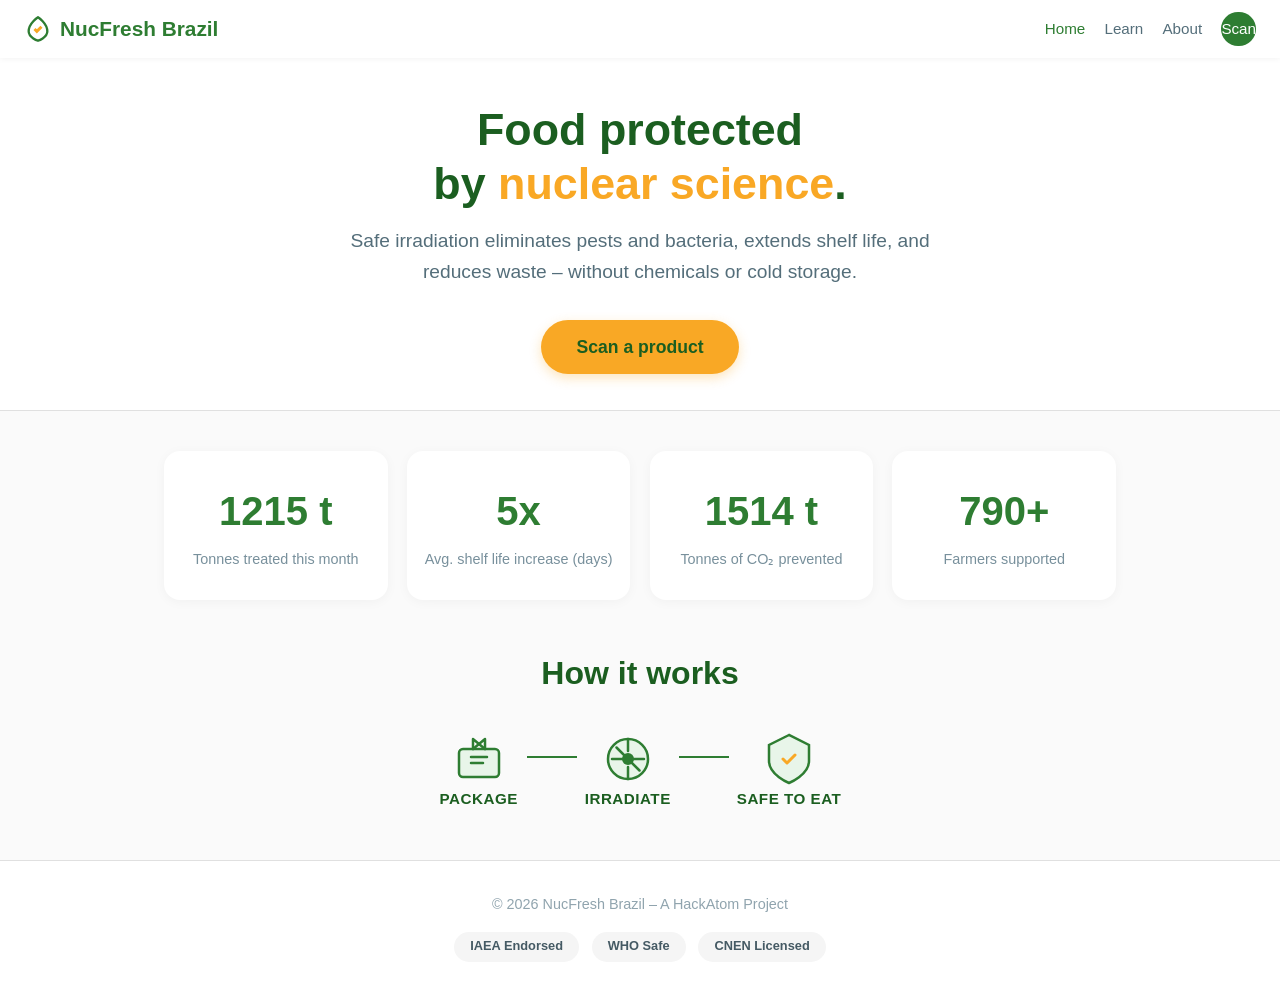
<file: index.html>
<!DOCTYPE html>
<html lang="en">
<head>
  <meta charset="UTF-8">
  <meta name="viewport" content="width=device-width, initial-scale=1.0, maximum-scale=1.0, user-scalable=yes">
  <title>NucFresh Brazil – Safe Nuclear Food Irradiation</title>
  <link rel="stylesheet" href="assets/css/style.css">
</head>
<body>
  <!-- NAVBAR -->
  <nav class="navbar">
    <a href="index.html" class="logo">
      <svg viewBox="0 0 24 24" fill="none" stroke="#2E7D32" stroke-width="2" width="28" height="28">
        <path d="M12 2C12 2 4 7 4 14c0 5.5 8 8 8 8s8-2.5 8-8c0-7-8-12-8-12z"/>
        <path d="M9 12l2 2 4-4" stroke="#F9A825" stroke-width="2.5"/>
      </svg>
      NucFresh Brazil
    </a>
    <div class="nav-links">
      <a href="index.html" class="active">Home</a>
      <a href="learn.html">Learn</a>
      <a href="about.html">About</a>
      <a href="scan.html" class="cta-button">Scan</a>
    </div>
  </nav>

  <!-- HERO -->
<!-- HERO – changed "nuclear science" to yellow -->
<section class="hero">
  <h1>Food protected<br>by <span style="color:#F9A825;">nuclear science</span>.</h1>
  <p class="subtitle">
    Safe irradiation eliminates pests and bacteria, extends shelf life, and reduces waste – without chemicals or cold storage.
  </p>
  <a href="scan.html" class="scan-prompt">Scan a product</a>
</section>

<!-- LIVE STATISTICS – fourth card now has id for animation -->
<div class="stats-section">
  <div class="stat-card">
    <div class="stat-number" id="productsTreated">0</div>
    <div class="stat-label">Tonnes treated this month</div>
  </div>
  <div class="stat-card">
    <div class="stat-number" id="shelfLifeBoost">0</div>
    <div class="stat-label">Avg. shelf life increase (days)</div>
  </div>
  <div class="stat-card">
    <div class="stat-number" id="wastePrevented">0</div>
    <div class="stat-label">Tonnes of CO₂ prevented</div>
  </div>
  <div class="stat-card">
    <div class="stat-number" id="farmersSupported">0</div>
    <div class="stat-label">Farmers supported</div>
  </div>
</div>

<!-- HOW IT WORKS – clean widget flow with icons -->
<div class="how-it-works">
  <h2>How it works</h2>
  <div class="widget-flow">
    <div class="widget-step">
      <!-- Package icon (SVG) -->
      <svg width="56" height="56" viewBox="0 0 56 56" fill="none" xmlns="http://www.w3.org/2000/svg">
        <rect x="8" y="18" width="40" height="28" rx="4" stroke="#2E7D32" stroke-width="2.5" fill="#E8F5E9"/>
        <path d="M22 18V8l12 10" stroke="#2E7D32" stroke-width="2.5" stroke-linecap="round" stroke-linejoin="round"/>
        <path d="M34 18V8L22 18" stroke="#2E7D32" stroke-width="2.5" stroke-linecap="round" stroke-linejoin="round"/>
        <line x1="20" y1="26" x2="36" y2="26" stroke="#2E7D32" stroke-width="2.5" stroke-linecap="round"/>
        <line x1="20" y1="32" x2="32" y2="32" stroke="#2E7D32" stroke-width="2.5" stroke-linecap="round"/>
      </svg>
      <span class="widget-label">Package</span>
    </div>
    <div class="widget-connector"></div>
    <div class="widget-step">
      <!-- Irradiation symbol (SVG) -->
      <svg width="56" height="56" viewBox="0 0 56 56" fill="none" xmlns="http://www.w3.org/2000/svg">
        <circle cx="28" cy="28" r="20" stroke="#2E7D32" stroke-width="2.5" fill="#E8F5E9"/>
        <circle cx="28" cy="28" r="6" fill="#2E7D32"/>
        <path d="M28 8 L28 20" stroke="#2E7D32" stroke-width="2.5" stroke-linecap="round"/>
        <path d="M28 36 L28 48" stroke="#2E7D32" stroke-width="2.5" stroke-linecap="round"/>
        <path d="M12 28 L24 28" stroke="#2E7D32" stroke-width="2.5" stroke-linecap="round"/>
        <path d="M32 28 L44 28" stroke="#2E7D32" stroke-width="2.5" stroke-linecap="round"/>
        <path d="M16.5 16.5 L25.5 25.5" stroke="#2E7D32" stroke-width="2.5" stroke-linecap="round"/>
        <path d="M30.5 30.5 L39.5 39.5" stroke="#2E7D32" stroke-width="2.5" stroke-linecap="round"/>
      </svg>
      <span class="widget-label">Irradiate</span>
    </div>
    <div class="widget-connector"></div>
    <div class="widget-step">
  <!-- Safety shield with check (SVG) – unchanged -->
  <svg width="56" height="56" viewBox="0 0 56 56" fill="none" xmlns="http://www.w3.org/2000/svg">
    <path d="M28 4L8 14v16c0 14 20 22 20 22s20-8 20-22V14L28 4z" stroke="#2E7D32" stroke-width="2.5" fill="#E8F5E9"/>
    <path d="M22 28l4 4 8-8" stroke="#F9A825" stroke-width="3" stroke-linecap="round" stroke-linejoin="round"/>
  </svg>
  <span class="widget-label">Safe to eat</span>
</div>
  </div>
</div>
  <!-- FOOTER -->
  <footer>
    <p>© 2026 NucFresh Brazil – A HackAtom Project</p>
    <div class="badges">
      <span class="badge">IAEA Endorsed</span>
      <span class="badge">WHO Safe</span>
      <span class="badge">CNEN Licensed</span>
    </div>
  </footer>

  <script src="assets/js/main.js"></script>
</body>
</html>
</file>
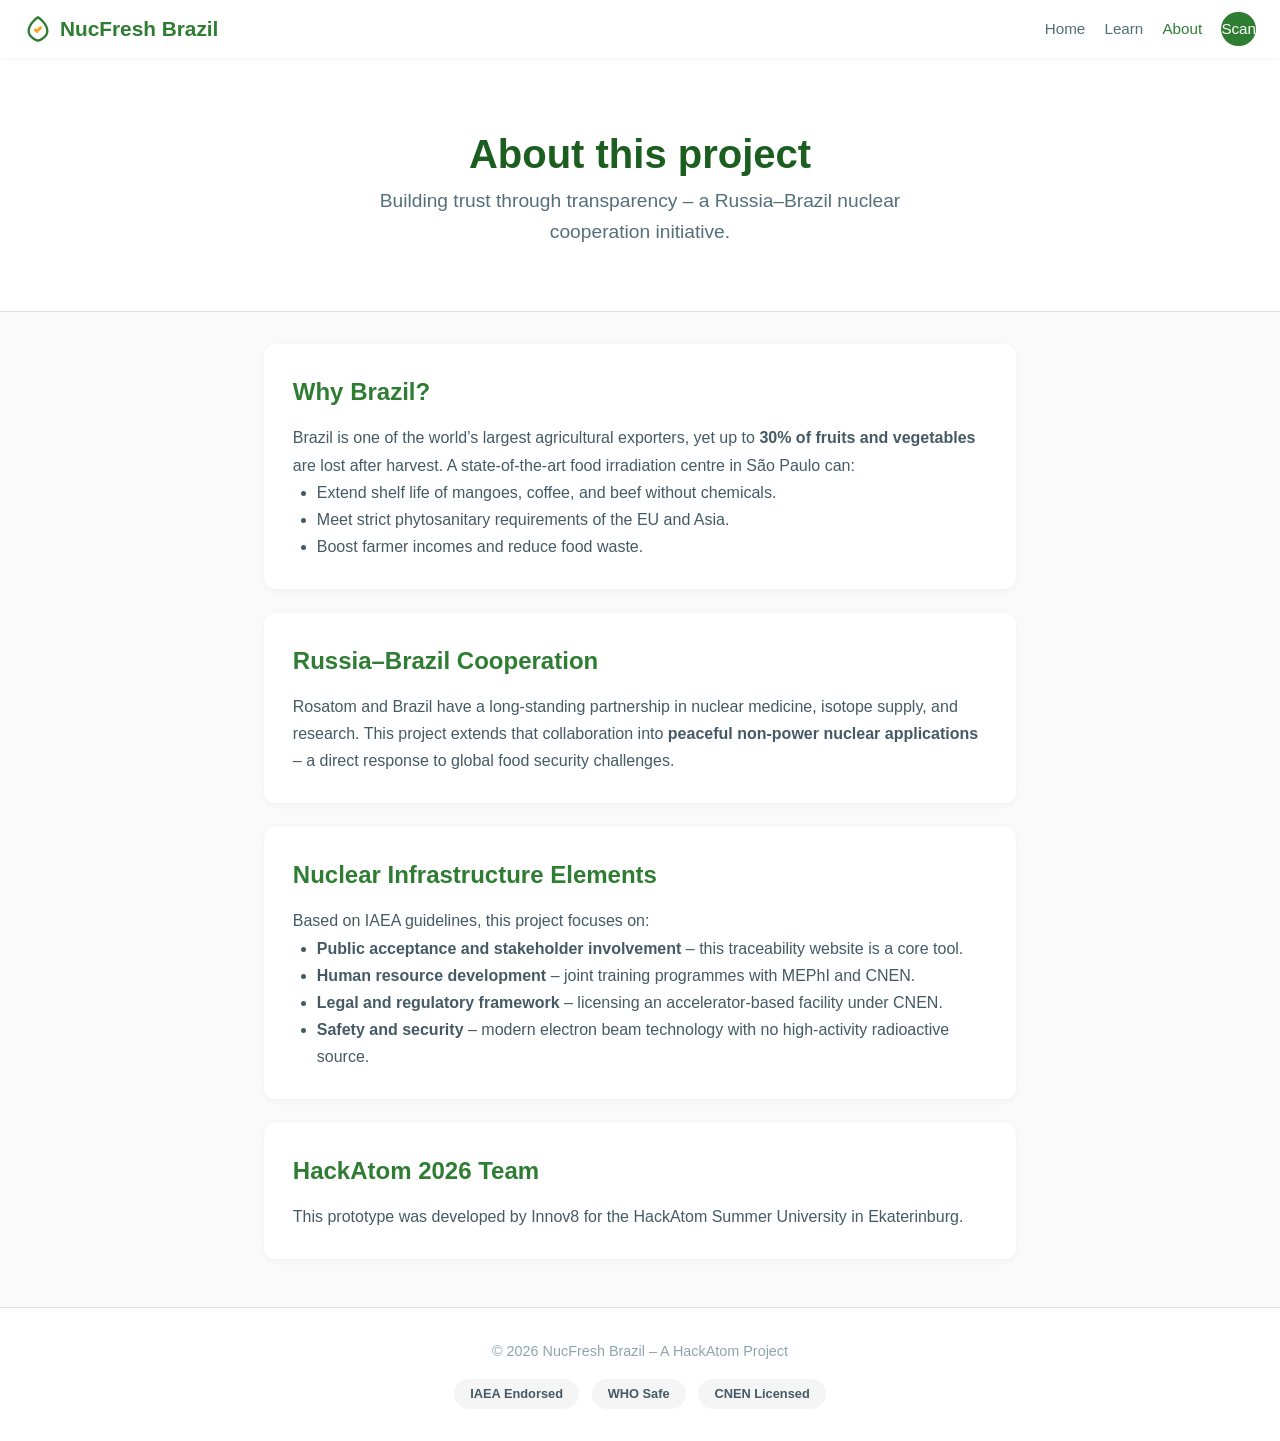
<file: about.html>
<!DOCTYPE html>
<html lang="en">
<head>
  <meta charset="UTF-8">
  <meta name="viewport" content="width=device-width, initial-scale=1.0, maximum-scale=1.0, user-scalable=yes">
  <title>About – NucFresh Brazil</title>
  <link rel="stylesheet" href="assets/css/style.css">
  <style>
    .about-hero { text-align: center; padding: 4rem 1.5rem 2rem; background: white; border-bottom: 1px solid #E0E0E0; }
    .about-hero h1 { color: #1B5E20; font-size: 2.5rem; }
    .about-content { max-width: 800px; margin: 2rem auto; padding: 0 1.5rem; }
    .info-card { background: white; border-radius: 12px; padding: 1.8rem; margin-bottom: 1.5rem; box-shadow: 0 2px 8px rgba(0,0,0,0.04); }
    .info-card h2 { color: #2E7D32; margin-bottom: 0.8rem; }
    .info-card p, .info-card ul { color: #455A64; line-height: 1.7; }
    .info-card ul { padding-left: 1.5rem; }
  </style>
</head>
<body>
  <nav class="navbar">
    <a href="index.html" class="logo">
      <svg viewBox="0 0 24 24" fill="none" stroke="#2E7D32" stroke-width="2" width="28" height="28">
        <path d="M12 2C12 2 4 7 4 14c0 5.5 8 8 8 8s8-2.5 8-8c0-7-8-12-8-12z"/>
        <path d="M9 12l2 2 4-4" stroke="#F9A825" stroke-width="2.5"/>
      </svg>
      NucFresh Brazil
    </a>
    <div class="nav-links">
      <a href="index.html">Home</a>
      <a href="learn.html">Learn</a>
      <a href="about.html" class="active">About</a>
      <a href="scan.html" class="cta-button">Scan</a>
    </div>
  </nav>

  <section class="about-hero">
    <h1>About this project</h1>
    <p class="subtitle">Building trust through transparency – a Russia–Brazil nuclear cooperation initiative.</p>
  </section>

  <div class="about-content">
    <div class="info-card">
      <h2>Why Brazil?</h2>
      <p>Brazil is one of the world’s largest agricultural exporters, yet up to <strong>30% of fruits and vegetables</strong> are lost after harvest. A state‑of‑the‑art food irradiation centre in São Paulo can:</p>
      <ul>
        <li>Extend shelf life of mangoes, coffee, and beef without chemicals.</li>
        <li>Meet strict phytosanitary requirements of the EU and Asia.</li>
        <li>Boost farmer incomes and reduce food waste.</li>
      </ul>
    </div>
    <div class="info-card">
      <h2>Russia–Brazil Cooperation</h2>
      <p>Rosatom and Brazil have a long‑standing partnership in nuclear medicine, isotope supply, and research. This project extends that collaboration into <strong>peaceful non‑power nuclear applications</strong> – a direct response to global food security challenges.</p>
    </div>
    <div class="info-card">
      <h2>Nuclear Infrastructure Elements</h2>
      <p>Based on IAEA guidelines, this project focuses on:</p>
      <ul>
        <li><strong>Public acceptance and stakeholder involvement</strong> – this traceability website is a core tool.</li>
        <li><strong>Human resource development</strong> – joint training programmes with MEPhI and CNEN.</li>
        <li><strong>Legal and regulatory framework</strong> – licensing an accelerator‑based facility under CNEN.</li>
        <li><strong>Safety and security</strong> – modern electron beam technology with no high‑activity radioactive source.</li>
      </ul>
    </div>
    <div class="info-card">
      <h2>HackAtom 2026 Team</h2>
      <p>This prototype was developed by Innov8 for the HackAtom Summer University in Ekaterinburg.</p>
    </div>
  </div>

  <footer>
    <p>© 2026 NucFresh Brazil – A HackAtom Project</p>
    <div class="badges">
      <span class="badge">IAEA Endorsed</span>
      <span class="badge">WHO Safe</span>
      <span class="badge">CNEN Licensed</span>
    </div>
  </footer>
</body>
</html>
</file>
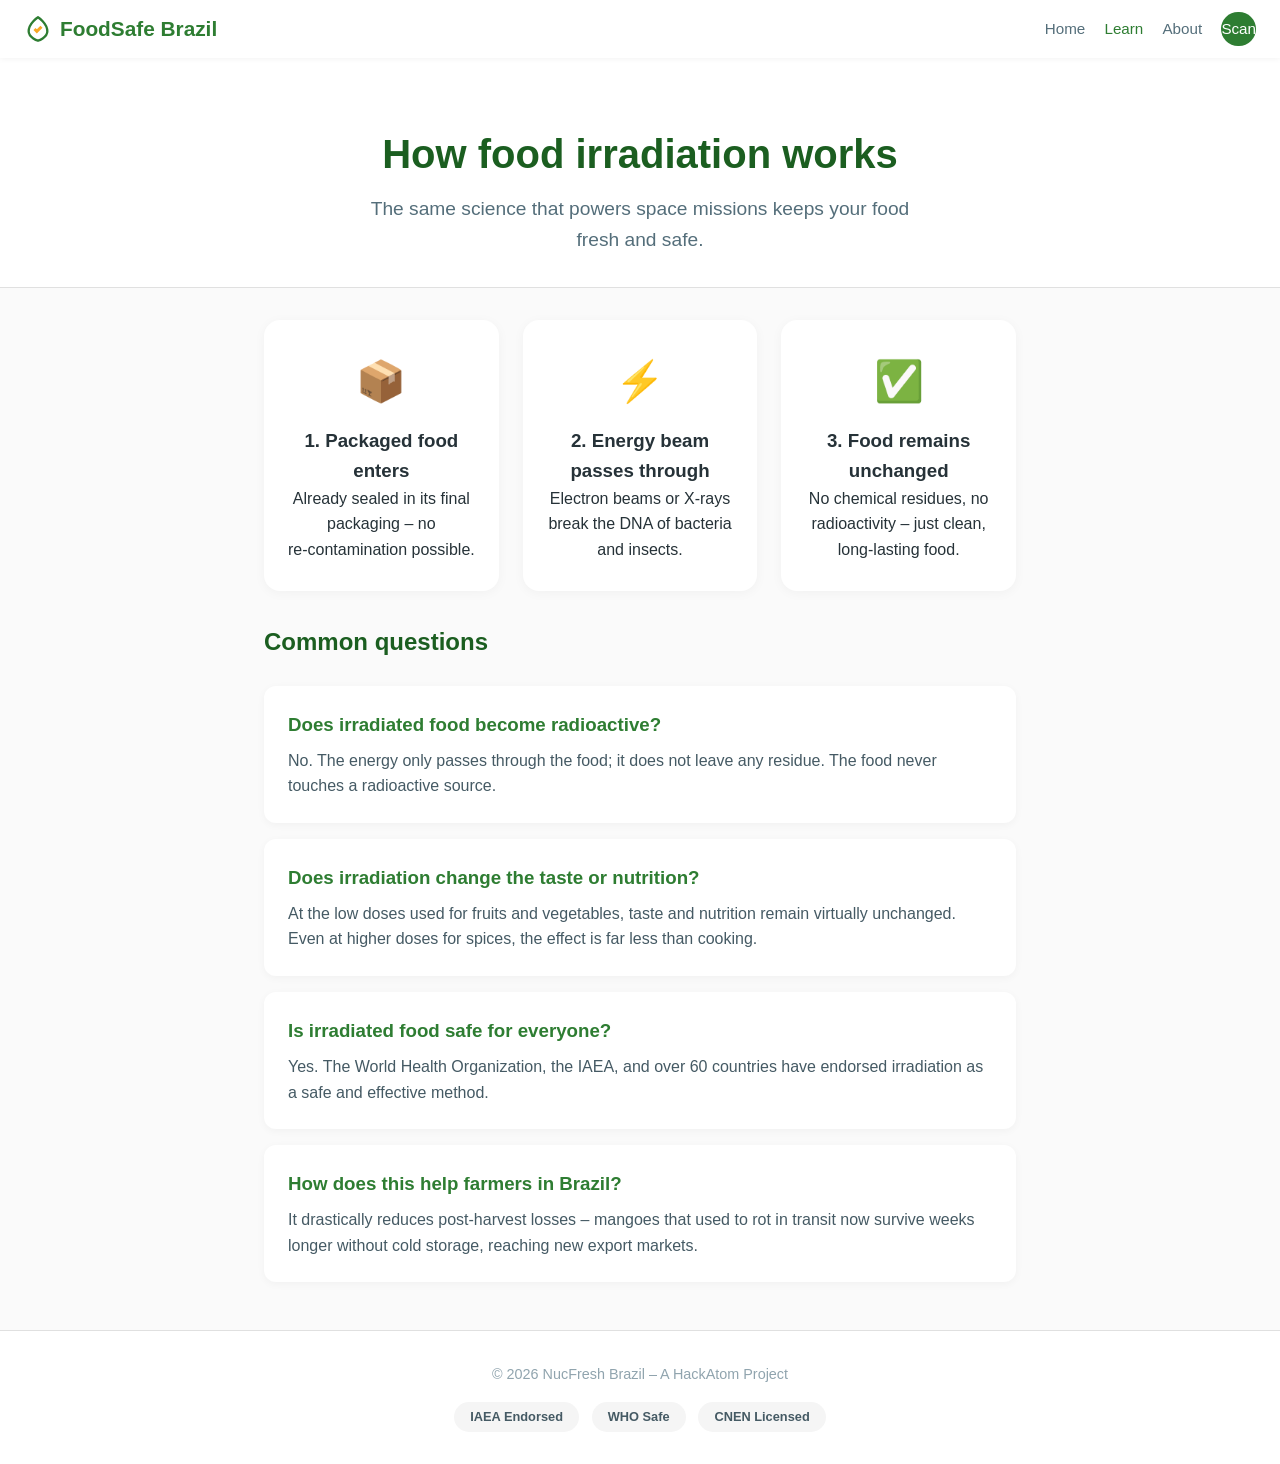
<file: learn.html>
<!DOCTYPE html>
<html lang="en">
<head>
  <meta charset="UTF-8">
  <meta name="viewport" content="width=device-width, initial-scale=1.0, maximum-scale=1.0, user-scalable=yes">
  <title>Learn – FoodSafe Brazil</title>
  <link rel="stylesheet" href="assets/css/style.css">
  <style>
    /* Page‑specific styles that extend the main stylesheet */
    .learn-hero {
      text-align: center;
      padding: 4rem 1.5rem 2rem;
      background: white;
      border-bottom: 1px solid #E0E0E0;
    }
    .learn-hero h1 {
      color: #1B5E20;
      font-size: clamp(2rem, 5vw, 2.5rem);
      margin-bottom: 0.5rem;
    }
    .learn-content {
      max-width: 800px;
      margin: 2rem auto;
      padding: 0 1.5rem;
    }
    .faq {
      margin-top: 2rem;
    }
    .faq h2 {
      color: #1B5E20;
      margin-bottom: 1.5rem;
    }
    .faq-item {
      background: white;
      border-radius: 12px;
      padding: 1.5rem;
      margin-bottom: 1rem;
      box-shadow: 0 2px 8px rgba(0,0,0,0.04);
    }
    .faq-item h3 {
      color: #2E7D32;
      margin-bottom: 0.5rem;
    }
    .faq-item p {
      color: #455A64;
      line-height: 1.6;
    }
    .illustration-grid {
      display: flex;
      flex-wrap: wrap;
      gap: 1.5rem;
      justify-content: center;
      margin: 2rem 0;
    }
    .illustration-card {
      background: white;
      border-radius: 16px;
      padding: 1.8rem 1.2rem;
      text-align: center;
      flex: 1 1 200px;
      box-shadow: 0 2px 12px rgba(0,0,0,0.04);
    }
    .illustration-card .icon {
      font-size: 2.5rem;
      margin-bottom: 0.8rem;
    }
  </style>
</head>
<body>
  <!-- NAVBAR -->
  <nav class="navbar">
    <div class="logo">
      <svg viewBox="0 0 24 24" fill="none" stroke="#2E7D32" stroke-width="2" width="28" height="28">
        <path d="M12 2C12 2 4 7 4 14c0 5.5 8 8 8 8s8-2.5 8-8c0-7-8-12-8-12z"/>
        <path d="M9 12l2 2 4-4" stroke="#F9A825" stroke-width="2.5"/>
      </svg>
      FoodSafe Brazil
    </div>
    <div class="nav-links">
      <a href="index.html">Home</a>
      <a href="learn.html" class="active">Learn</a>
      <a href="about.html">About</a>
      <a href="scan.html" class="cta-button">Scan</a>
    </div>
  </nav>

  <!-- LEARN HERO -->
  <section class="learn-hero">
    <h1>How food irradiation works</h1>
    <p class="subtitle" style="max-width:600px; margin:0 auto;">
      The same science that powers space missions keeps your food fresh and safe.
    </p>
  </section>

  <!-- ILLUSTRATION STEPS -->
  <div class="learn-content">
    <div class="illustration-grid">
      <div class="illustration-card">
        <div class="icon">📦</div>
        <h3>1. Packaged food enters</h3>
        <p>Already sealed in its final packaging – no re‑contamination possible.</p>
      </div>
      <div class="illustration-card">
        <div class="icon">⚡</div>
        <h3>2. Energy beam passes through</h3>
        <p>Electron beams or X‑rays break the DNA of bacteria and insects.</p>
      </div>
      <div class="illustration-card">
        <div class="icon">✅</div>
        <h3>3. Food remains unchanged</h3>
        <p>No chemical residues, no radioactivity – just clean, long‑lasting food.</p>
      </div>
    </div>

    <!-- FAQ -->
    <div class="faq">
      <h2>Common questions</h2>
      <div class="faq-item">
        <h3>Does irradiated food become radioactive?</h3>
        <p>No. The energy only passes through the food; it does not leave any residue. The food never touches a radioactive source.</p>
      </div>
      <div class="faq-item">
        <h3>Does irradiation change the taste or nutrition?</h3>
        <p>At the low doses used for fruits and vegetables, taste and nutrition remain virtually unchanged. Even at higher doses for spices, the effect is far less than cooking.</p>
      </div>
      <div class="faq-item">
        <h3>Is irradiated food safe for everyone?</h3>
        <p>Yes. The World Health Organization, the IAEA, and over 60 countries have endorsed irradiation as a safe and effective method.</p>
      </div>
      <div class="faq-item">
        <h3>How does this help farmers in Brazil?</h3>
        <p>It drastically reduces post‑harvest losses – mangoes that used to rot in transit now survive weeks longer without cold storage, reaching new export markets.</p>
      </div>
    </div>
  </div>

  <!-- FOOTER -->
  <footer>
    <p>© 2026 NucFresh Brazil – A HackAtom Project</p>
    <div class="badges">
      <span class="badge">IAEA Endorsed</span>
      <span class="badge">WHO Safe</span>
      <span class="badge">CNEN Licensed</span>
    </div>
  </footer>
</body>
</html>
</file>
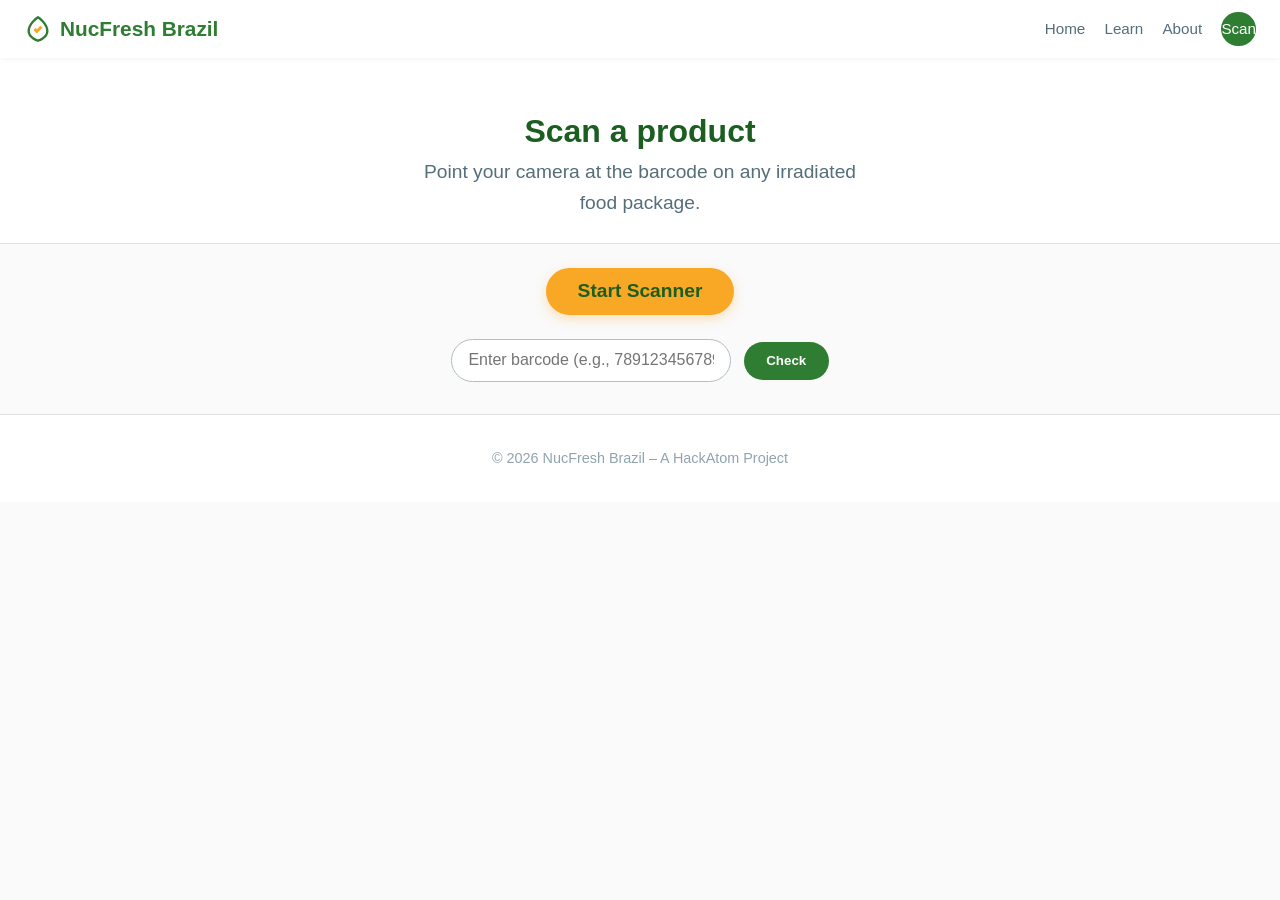
<file: scan.html>
<!DOCTYPE html>
<html lang="en">
<head>
  <meta charset="UTF-8">
  <meta name="viewport" content="width=device-width, initial-scale=1.0, maximum-scale=1.0, user-scalable=yes">
  <title>Scan – NucFresh Brazil</title>
  <link rel="stylesheet" href="assets/css/style.css">
  <style>
    .scanner-hero {
      text-align: center;
      padding: 3rem 1.5rem 1.5rem;
      background: white;
      border-bottom: 1px solid #E0E0E0;
    }
    .scanner-hero h1 { color: #1B5E20; font-size: 2rem; }
    #reader {
      width: 100%; max-width: 500px; margin: 2rem auto;
      border: 2px solid #E0E0E0; border-radius: 12px; overflow: hidden;
      display: none;
    }
    .start-btn {
      display: block; margin: 1.5rem auto;
      background: #F9A825; color: #1B5E20; border: none;
      padding: 0.8rem 2rem; border-radius: 40px;
      font-size: 1.2rem; font-weight: 700; cursor: pointer;
      box-shadow: 0 4px 12px rgba(249,168,37,0.3);
    }
    .stop-btn, .switch-btn {
      display: block; margin: 0.5rem auto; padding: 0.5rem 1.5rem;
      border-radius: 20px; font-weight: 600; cursor: pointer;
    }
    .stop-btn { background: #FF5252; color: white; border: none; }
    .switch-btn { background: #E0E0E0; color: #455A64; border: none; }
    .manual-section { text-align: center; margin: 1.5rem auto; max-width: 400px; }
    .manual-section input {
      padding: 0.7rem 1rem; border: 1px solid #B0BEC5;
      border-radius: 30px; width: 70%; font-size: 1rem; margin-right: 0.5rem;
    }
    .manual-section button {
      background: #2E7D32; color: white; border: none;
      padding: 0.7rem 1.4rem; border-radius: 30px; font-weight: 600; cursor: pointer;
    }
    #result {
      display: none; max-width: 600px; margin: 2rem auto; padding: 1.5rem;
      background: white; border-radius: 16px;
      box-shadow: 0 4px 20px rgba(0,0,0,0.06); text-align: left;
    }
    #result img { max-width: 100%; height: auto; border-radius: 12px; margin-bottom: 1rem; }
    .result-badge {
      display: inline-block; background: #E8F5E9; color: #2E7D32;
      padding: 0.3rem 1rem; border-radius: 20px; font-weight: 600; margin: 0.3rem 0.2rem;
    }
    .impact-line { margin-top: 1rem; display: flex; flex-wrap: wrap; gap: 0.8rem; }
    .impact-tag {
      background: #FFF3E0; color: #E65100; padding: 0.3rem 0.8rem;
      border-radius: 20px; font-size: 0.9rem; font-weight: 600;
    }
    .barcode-number-big {
      font-family: monospace; font-size: 1.4rem; letter-spacing: 2px;
      background: #F5F5F5; padding: 0.5rem 1rem; border-radius: 8px;
      display: inline-block; margin: 0.5rem 0;
    }
    .warning { color: #E65100; font-weight: 600; }
    .scan-again-btn {
      display: block; margin: 1.5rem auto 0;
      background: #2E7D32; color: white; border: none;
      padding: 0.7rem 2rem; border-radius: 30px;
      font-size: 1rem; font-weight: 600; cursor: pointer;
    }
  </style>
</head>
<body>
  <nav class="navbar">
    <a href="index.html" class="logo">
      <svg viewBox="0 0 24 24" fill="none" stroke="#2E7D32" stroke-width="2" width="28" height="28">
        <path d="M12 2C12 2 4 7 4 14c0 5.5 8 8 8 8s8-2.5 8-8c0-7-8-12-8-12z"/>
        <path d="M9 12l2 2 4-4" stroke="#F9A825" stroke-width="2.5"/>
      </svg>
      NucFresh Brazil
    </a>
    <div class="nav-links">
      <a href="index.html">Home</a>
      <a href="learn.html">Learn</a>
      <a href="about.html">About</a>
      <a href="scan.html" class="cta-button active">Scan</a>
    </div>
  </nav>

  <section class="scanner-hero">
    <h1>Scan a product</h1>
    <p class="subtitle" style="max-width:500px; margin:0 auto;">
      Point your camera at the barcode on any irradiated food package.
    </p>
  </section>

  <button id="startScannerBtn" class="start-btn">Start Scanner</button>

  <div id="reader"></div>
  <div style="text-align:center;">
    <button id="stopScanner" class="stop-btn" style="display:none;">Stop Scanner</button>
    <button id="switchCameraBtn" class="switch-btn" style="display:none;">Switch Camera</button>
  </div>

  <div class="manual-section">
    <input type="text" id="manualInput" placeholder="Enter barcode (e.g., 7891234567890)">
    <button onclick="lookupProduct(document.getElementById('manualInput').value)">Check</button>
  </div>

  <div id="result"></div>

  <footer style="margin-top: 2rem;">
    <p>© 2026 NucFresh Brazil – A HackAtom Project</p>
  </footer>

  <script src="assets/js/html5-qrcode.min.js"></script>
  <script src="assets/js/data.js"></script>
  <script>
    const html5QrCode = new Html5Qrcode("reader");
    let scannerRunning = false;

    async function startScannerWithBestCamera() {
      const readerDiv = document.getElementById("reader");
      readerDiv.style.display = "block";
      document.getElementById("stopScanner").style.display = "inline-block";
      document.getElementById("switchCameraBtn").style.display = "inline-block";
      document.getElementById("startScannerBtn").style.display = "none";

      try {
        const cameras = await Html5Qrcode.getCameras();
        if (!cameras || cameras.length === 0) throw new Error("No cameras");
        const selectedCamera =
          cameras.find(cam => cam.label.toLowerCase().includes('back') || cam.label.toLowerCase().includes('environment')) ||
          cameras.find(cam => cam.label.toLowerCase().includes('front') || cam.label.toLowerCase().includes('user')) ||
          cameras[0];

        await html5QrCode.start(
          selectedCamera.id,
          {
            fps: 5,
            qrbox: { width: 300, height: 200 },
            aspectRatio: 1.5,
            formatsToSupport: [
              Html5QrcodeSupportedFormats.EAN_13,
              Html5QrcodeSupportedFormats.EAN_8,
              Html5QrcodeSupportedFormats.UPC_A,
              Html5QrcodeSupportedFormats.CODE_128,
              Html5QrcodeSupportedFormats.CODE_39
            ],
            disableFlip: false
          },
          (decodedText) => {
            if (scannerRunning) {
              html5QrCode.stop().then(() => {
                scannerRunning = false;
                document.getElementById("reader").style.display = "none";
                document.getElementById("stopScanner").style.display = "none";
                document.getElementById("switchCameraBtn").style.display = "none";
                lookupProduct(String(decodedText).trim());
              });
            }
          },
          () => {} // ignore errors
        );
        scannerRunning = true;
      } catch (err) {
        console.error(err);
        alert("Could not start camera. Please use manual entry.");
        readerDiv.style.display = "none";
        document.getElementById("stopScanner").style.display = "none";
        document.getElementById("switchCameraBtn").style.display = "none";
        document.getElementById("startScannerBtn").style.display = "block";
      }
    }

    document.getElementById("startScannerBtn").addEventListener("click", startScannerWithBestCamera);
    document.getElementById("stopScanner").addEventListener("click", () => {
      if (scannerRunning) {
        html5QrCode.stop().then(() => {
          scannerRunning = false;
          document.getElementById("reader").style.display = "none";
          document.getElementById("stopScanner").style.display = "none";
          document.getElementById("switchCameraBtn").style.display = "none";
          document.getElementById("startScannerBtn").style.display = "block";
        });
      }
    });
    document.getElementById("switchCameraBtn").addEventListener("click", () => {
      if (scannerRunning) {
        html5QrCode.stop().then(() => {
          scannerRunning = false;
          startScannerWithBestCamera();
        });
      } else {
        startScannerWithBestCamera();
      }
    });

    function scanAgain() {
      document.getElementById("result").style.display = "none";
      document.getElementById("startScannerBtn").style.display = "block";
    }

function lookupProduct(code) {
  code = String(code).trim();
  const resultDiv = document.getElementById("result");
  const product = productDB[code];
  resultDiv.style.display = "block";

  if (product) {
    let co2Line = '';
    if (product.co2Saved) {
      co2Line = `<div class="impact-line">
                   <span class="impact-tag">${product.co2Saved} CO₂ saved</span>
                 </div>`;
    }

    const highlightStyle = 'display: inline-block; background: #F1F8E9; padding: 0.2rem 0.8rem; border-radius: 6px; font-weight: 600; color: #2E7D32;';

    resultDiv.innerHTML = `
      <div style="display: flex; flex-direction: column; align-items: center; margin-bottom: 1.2rem;">
        <h2 style="color:#2E7D32; margin-bottom:0.5rem; text-align:center;">${product.name}</h2>
        ${product.image ? `<img src="${product.image}" alt="${product.name}" style="max-width:180px; width:100%; height:auto; border-radius:12px; display:block;">` : ""}
      </div>
      <p><strong>Facility:</strong> ${product.facility}</p>
      <p><strong>Source:</strong> ${product.source || 'Brazil'}</p>
      <p style="margin-bottom:0.5rem;"><strong>Treatment date:</strong> <span style="${highlightStyle}">${product.date}</span></p>
      <p><strong>New shelf life:</strong> <span style="${highlightStyle}">${product.shelfLife}</span></p>
      <p><strong>Dose:</strong> <span class="result-badge">${product.dose}</span></p>
      <p><strong>Purpose:</strong> <span class="result-badge">${product.purpose}</span></p>
      <p style="color:#1B5E20; font-weight:600;">${product.safety}</p>
      ${co2Line}
      <p style="margin-top:1rem;"><small>Verified by CNEN – Brazilian Nuclear Energy Commission</small></p>
      <div class="barcode-number-big">${code}</div>
      <button class="scan-again-btn" onclick="scanAgain()">Scan Another Product</button>
    `;
  } else {
    resultDiv.innerHTML = `
      <h2 style="color:#E65100;">Unknown Product</h2>
      <div class="barcode-number-big">${code}</div>
      <p class="warning">This barcode is not recognized in the NucFresh Brazil database.</p>
      <p style="color:#546E7A;">If you believe this product has been irradiated, please check for the official NucFresh logo or contact the retailer.</p>
      <p style="margin-top:1rem;"><small>NucFresh Brazil – ensuring transparency in irradiated food</small></p>
      <button class="scan-again-btn" onclick="scanAgain()">Scan Another Product</button>
    `;
  }
}
  </script>
</body>
</html>
</file>
<file: assets/css/style.css>
/* ========== RESET & BASE ========== */
*, *::before, *::after {
  box-sizing: border-box;
  margin: 0;
  padding: 0;
}
html {
  font-size: 16px;
}
body {
  font-family: -apple-system, BlinkMacSystemFont, "Segoe UI", Roboto, Helvetica, Arial, sans-serif;
  background: #FAFAFA;
  color: #263238;
  line-height: 1.6;
  -webkit-font-smoothing: antialiased;
  overflow-x: hidden;
}
a {
  text-decoration: none;
  color: inherit;
}

/* ========== NAVBAR ========== */
.navbar {
  display: flex;
  justify-content: space-between;
  align-items: center;
  padding: 0.75rem 1.5rem;
  background: white;
  box-shadow: 0 1px 6px rgba(0,0,0,0.05);
  position: sticky;
  top: 0;
  z-index: 100;
  flex-wrap: wrap;
}
.logo {
  font-size: 1.3rem;
  font-weight: 700;
  color: #2E7D32;
  display: flex;
  align-items: center;
  gap: 0.5rem;
}
.nav-links {
  display: flex;
  gap: 1.2rem;
  align-items: center;
  flex-wrap: wrap;
}
.nav-links a {
  font-weight: 500;
  color: #546E7A;
  transition: color 0.2s;
  font-size: 0.95rem;
  padding: 0.3rem 0;
}
.nav-links a:hover,
.nav-links a.active {
  color: #2E7D32;
}
.cta-button {
  background: #2E7D32;
  color: white !important;
  padding: 0.5rem 1.2rem;
  border-radius: 30px;
  font-weight: 600;
  transition: background 0.2s;
  white-space: nowrap;
}
.cta-button:hover {
  background: #1B5E20;
}

/* ========== HERO ========== */
.hero {
  text-align: center;
  padding: 5vh 1.5rem 4vh;
  background: white;
  border-bottom: 1px solid #E0E0E0;
}
.hero h1 {
  font-size: clamp(2rem, 5vw, 2.8rem);
  font-weight: 800;
  color: #1B5E20;
  margin-bottom: 1rem;
  line-height: 1.2;
  max-width: 800px;
  margin-left: auto;
  margin-right: auto;
}
.subtitle {
  font-size: clamp(1rem, 3vw, 1.2rem);
  color: #546E7A;
  max-width: 620px;
  margin: 0 auto 2rem;
  padding: 0 1rem;
}
.scan-prompt {
  display: inline-block;
  background: #F9A825;
  color: #1B5E20;
  font-weight: 700;
  padding: 0.8rem 2.2rem;
  border-radius: 40px;
  font-size: 1.1rem;
  transition: transform 0.2s, box-shadow 0.2s;
  box-shadow: 0 4px 12px rgba(249,168,37,0.3);
  white-space: nowrap;
}
.scan-prompt:hover {
  transform: translateY(-2px);
  box-shadow: 0 6px 20px rgba(249,168,37,0.4);
}

/* ========== STATS GRID ========== */
.stats-section {
  max-width: 1000px;
  margin: 2.5rem auto;
  padding: 0 1.5rem;
  display: grid;
  grid-template-columns: repeat(auto-fit, minmax(180px, 1fr));
  gap: 1.2rem;
}
.stat-card {
  background: white;
  padding: 1.8rem 1rem;
  border-radius: 16px;
  box-shadow: 0 2px 12px rgba(0,0,0,0.04);
  text-align: center;
  transition: transform 0.2s;
  word-break: break-word;
}
.stat-card:hover {
  transform: translateY(-4px);
}
.stat-icon {
  font-size: 2rem;
  margin-bottom: 0.4rem;
}
.stat-number {
  font-size: clamp(1.8rem, 5vw, 2.5rem);
  font-weight: 800;
  color: #2E7D32;
  margin-bottom: 0.3rem;
}
.stat-label {
  font-size: 0.9rem;
  color: #78909C;
  font-weight: 500;
}

/* ========== HOW IT WORKS ========== */
.how-it-works {
  max-width: 900px;
  margin: 3rem auto;
  padding: 0 1.5rem;
  text-align: center;
}
.how-it-works h2 {
  font-size: 2rem;
  color: #1B5E20;
  margin-bottom: 2rem;
}
.steps {
  display: flex;
  flex-wrap: wrap;
  justify-content: center;
  gap: 1.5rem;
}
.step {
  flex: 1 1 220px;
  background: white;
  padding: 1.8rem 1.2rem;
  border-radius: 16px;
  box-shadow: 0 2px 12px rgba(0,0,0,0.04);
  min-width: 200px;
}
.step-number {
  display: inline-block;
  width: 36px;
  height: 36px;
  background: #E8F5E9;
  color: #2E7D32;
  border-radius: 50%;
  font-weight: 700;
  line-height: 36px;
  margin-bottom: 0.8rem;
}
.step h3 {
  margin-bottom: 0.5rem;
  color: #1B5E20;
  font-size: 1.1rem;
}

/* ========== FOOTER ========== */
footer {
  text-align: center;
  padding: 2rem 1.5rem;
  color: #90A4AE;
  font-size: 0.9rem;
  border-top: 1px solid #E0E0E0;
  margin-top: 3rem;
  background: white;
}
.badges {
  margin-top: 1rem;
  display: flex;
  justify-content: center;
  gap: 0.8rem;
  flex-wrap: wrap;
}
.badge {
  background: #F5F5F5;
  padding: 0.3rem 1rem;
  border-radius: 20px;
  font-size: 0.8rem;
  font-weight: 600;
  color: #455A64;
}

.scan-again-btn {
  display: block;
  margin: 1.5rem auto 0;
  background: #2E7D32;
  color: white;
  border: none;
  padding: 0.7rem 2rem;
  border-radius: 30px;
  font-size: 1rem;
  font-weight: 600;
  cursor: pointer;
}

/* ========== RESPONSIVENESS ========== */
/* ========== RESPONSIVE NAVBAR FIX ========== */
@media (max-width: 768px) {
  .navbar {
    flex-direction: column;
    align-items: center;       /* center the logo and links container */
    gap: 0.5rem;
    padding: 0.8rem 1rem;
  }
  .logo {
    align-self: flex-start;    /* keep the logo itself left-aligned if you prefer */
  }
  .nav-links {
    width: 100%;
    justify-content: center;   /* centers the links horizontally */
    gap: 0.8rem;
    flex-wrap: wrap;           /* still allow wrapping if screen is very narrow */
  }
  .hero {
    padding: 3rem 1.2rem 2rem;
  }
}

@media (max-width: 480px) {
  .logo {
    font-size: 1.2rem;
  }
  .nav-links a {
    font-size: 0.85rem;
  }
  .cta-button {
    padding: 0.4rem 0.9rem;
    font-size: 0.9rem;
  }
  .nav-links {
    gap: 0.6rem;              /* slightly tighter gap on very small screens */
  }
  .stats-section {
    grid-template-columns: 1fr 1fr;
    gap: 0.8rem;
    padding: 0 0.8rem;
  }
  .stat-card {
    padding: 1.2rem 0.5rem;
  }
  .hero h1 {
    font-size: 1.8rem;
  }
  .scan-prompt {
    padding: 0.7rem 1.5rem;
    font-size: 1rem;
  }
}

@media (max-width: 360px) {
  .stats-section {
    grid-template-columns: 1fr;
  }
  .step {
    min-width: 100%;
  }
}

/* Make logo clickable without visual change */
a.logo, a.logo:hover, a.logo:visited {
  text-decoration: none;
  color: #2E7D32;               /* keep original green */
  display: flex;
  align-items: center;
  gap: 0.5rem;
  font-size: 1.3rem;
  font-weight: 700;
}

/* ---- How it works widget flow ---- */
.widget-flow {
  display: flex;
  align-items: center;
  justify-content: center;
  gap: 0;
  margin-top: 2rem;
  flex-wrap: wrap;
}
.widget-step {
  display: flex;
  flex-direction: column;
  align-items: center;
  text-align: center;
  min-width: 80px;
}
.circle {
  width: 48px;
  height: 48px;
  border-radius: 50%;
  background: #E8F5E9;
  color: #2E7D32;
  font-weight: 700;
  font-size: 1.4rem;
  line-height: 48px;
  margin-bottom: 0.5rem;
  border: 2px solid #2E7D32;
}
.widget-label {
  font-size: 0.95rem;
  font-weight: 600;
  color: #1B5E20;
  text-transform: uppercase;
  letter-spacing: 0.5px;
}
.widget-connector {
  width: 50px;
  height: 2px;
  background: #2E7D32;
  margin: 0 0.5rem;
  position: relative;
  top: -14px;  /* align with circle center */
}
@media (max-width: 500px) {
  .widget-connector {
    width: 30px;
  }
}
</file>
